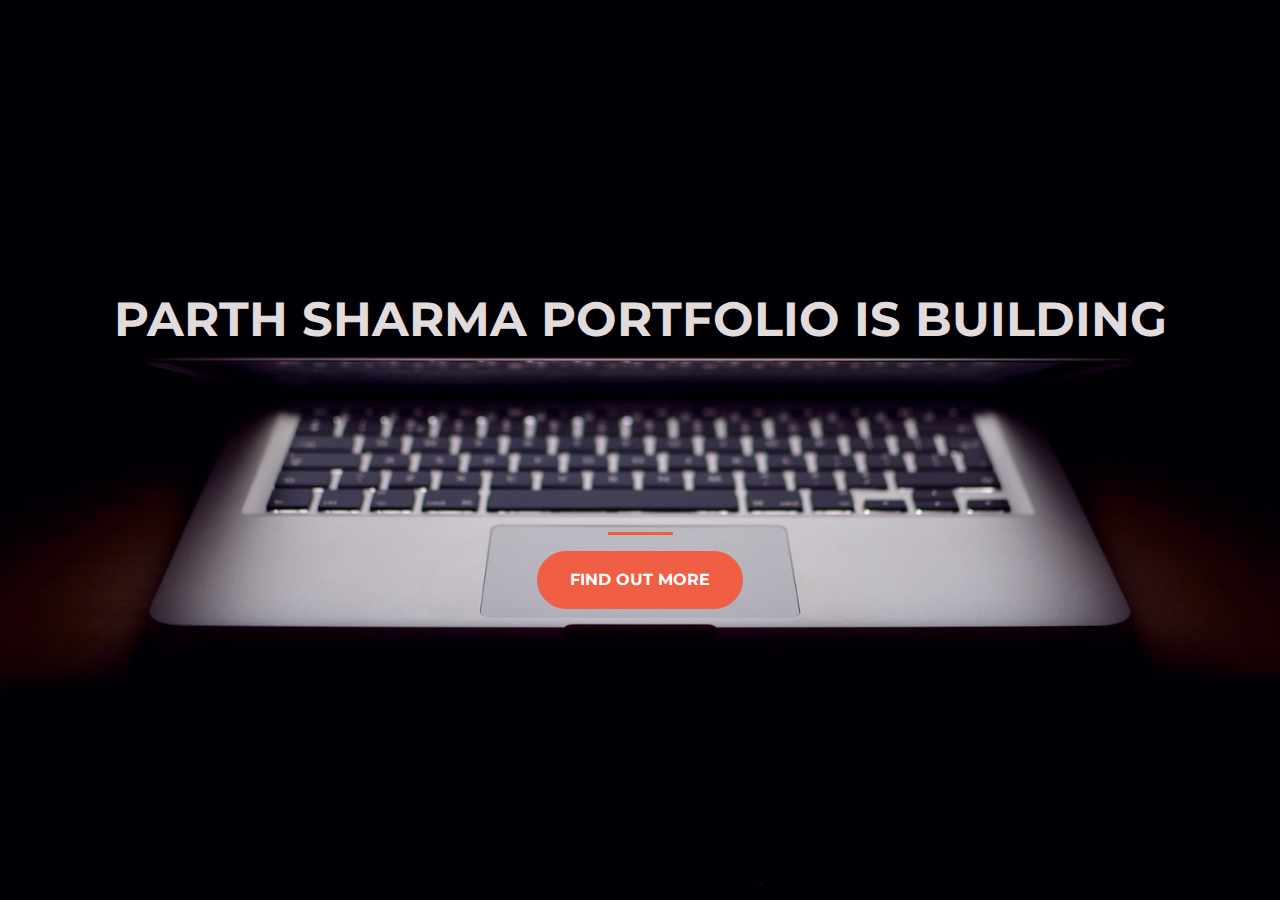
<file: Bootstrap/index.html>
<!DOCTYPE html>
<html>
  <head>
    <title>Bootstrap</title>
    <meta charset="utf-8">
    <meta name="viewport" content="width=device-width, initial-scale=1, shrink-to-fit=no">
    <link href="https://fonts.googleapis.com/css?family=Montserrat" rel="stylesheet">
    <link rel="stylesheet" href="https://stackpath.bootstrapcdn.com/bootstrap/4.3.1/css/bootstrap.min.css" integrity="sha384-ggOyR0iXCbMQv3Xipma34MD+dH/1fQ784/j6cY/iJTQUOhcWr7x9JvoRxT2MZw1T" crossorigin="anonymous">

    <link rel="stylesheet" type="text/css" href="style.css">
  </head>
  <body>
    <div class="container d-flex align-items-center h-100">
      <div class="row">
        <header class="text-center col-12">
          <h1 class="text-uppercase"><strong>Parth Sharma Portfolio is building</strong></h1>
        </header>
        <div class="buffer col-12"></div>
        <section class="text-center col-12">
          <hr>
          <a href="https://github.com/Mr-ParthSharma/Web_Development">
            <button class="btn btn-primary btn-xl">Find out more</button>
          </a>
        </section>
      </div>
    </div>
  </body>
</html>
</file>
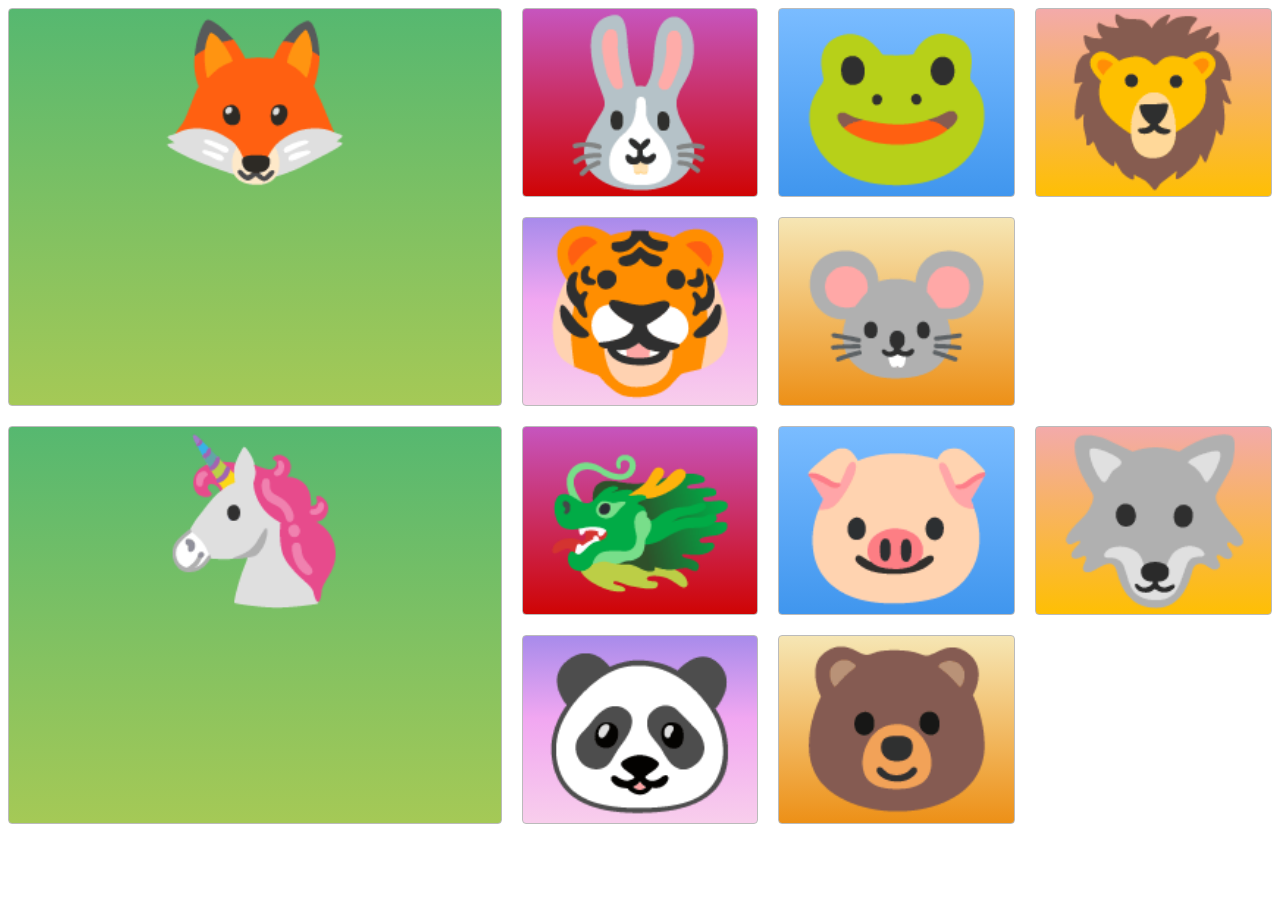
<file: CSS-Grid/index.html>
<!DOCTYPE html>
<html>
<head>
  <title>Grid Master</title>
  <link rel="stylesheet" type="text/css" href="./style.css">
</head>
<body>
  <div class="container">
    <div class="zone green">🦊</div>
    <div class="zone red">🐰</div>
    <div class="zone blue">🐸</div>
    <div class="zone yellow">🦁</div>
    <div class="zone purple">🐯</div>
    <div class="zone brown">🐭</div>
    <div class="zone green">🦄</div>
    <div class="zone red">🐲</div>
    <div class="zone blue">🐷</div>
    <div class="zone yellow">🐺</div>
    <div class="zone purple">🐼</div>
    <div class="zone brown">🐻</div>
  </div>
</body>
</html>
</file>
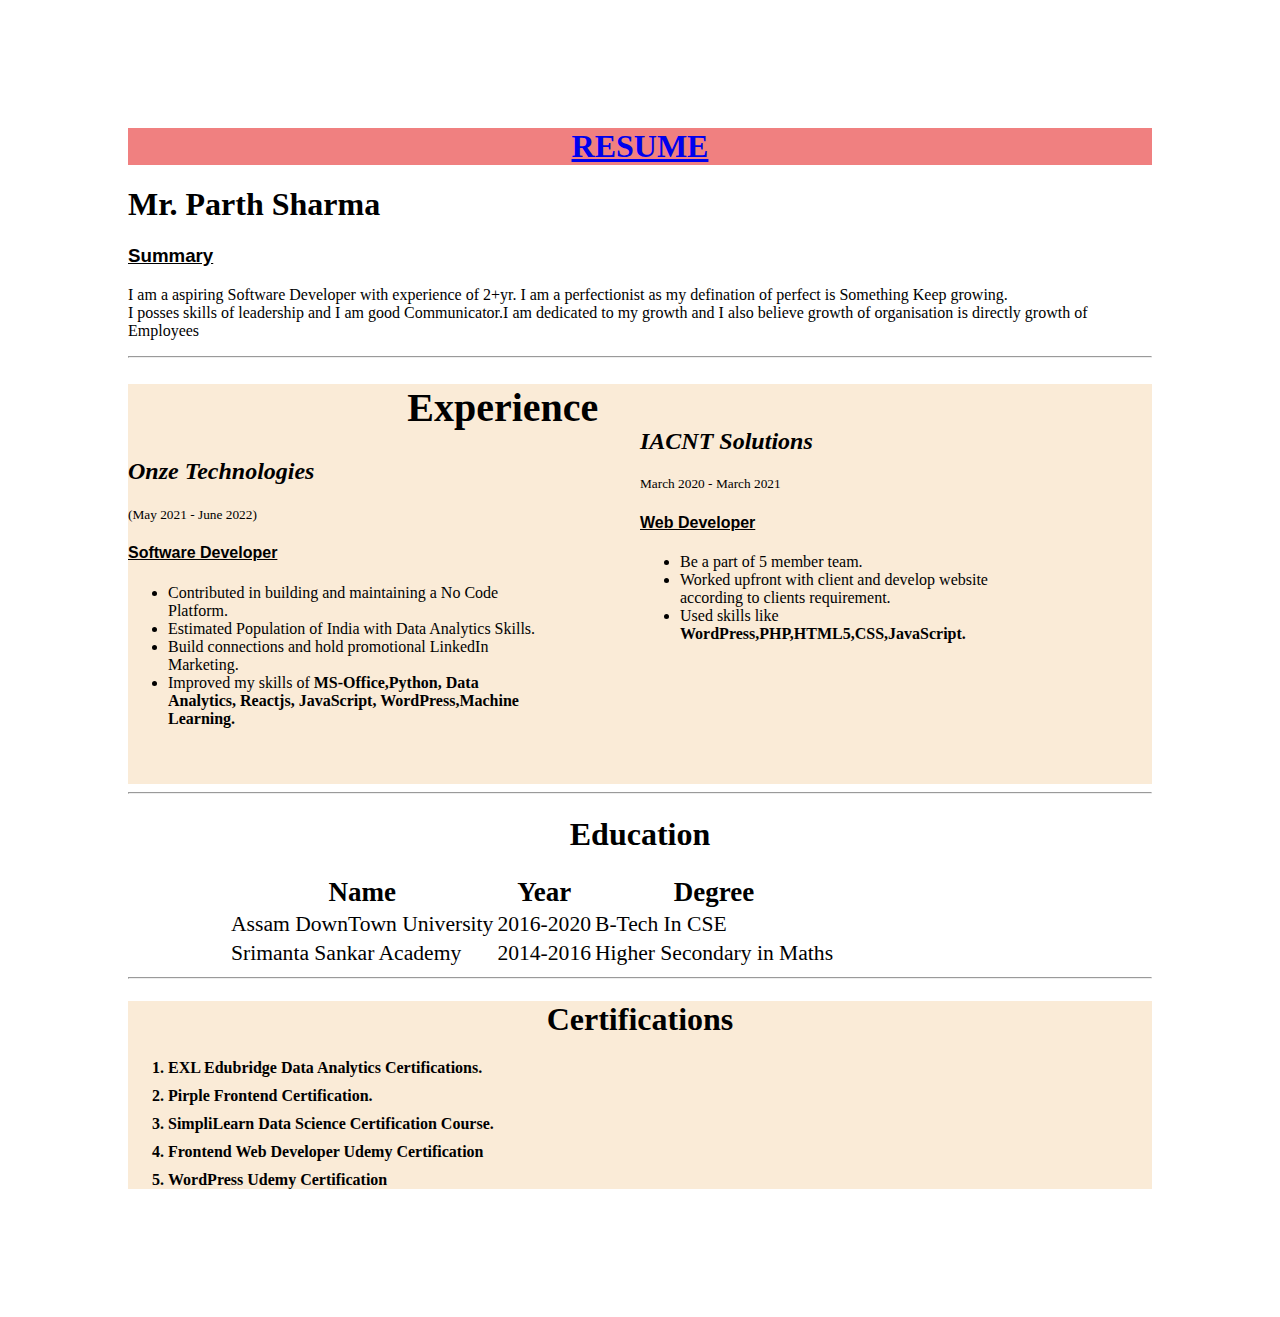
<file: CSS3/Index.html>
<!DOCTYPE html>
<html lang="en">
    <head>
        <meta charset="UTF-8">
        <meta http-equiv="X-UA-Compatible" content="IE=edge">
        <meta name="viewport" content="width=device-width, initial-scale=1.0">
        <link rel="stylesheet" href="style.css">
        <title>My Webpage</title>
    </head>
    <body>
        <header id="header">
            <h1 color = "Blue"><a href="#">RESUME</a></h1>
        </header>
        <div id="summary">
            <h1>Mr. Parth Sharma</h1>
            <h3>Summary</h3>
            <p>I am a aspiring Software Developer with experience of 2+yr. I am a perfectionist as my defination of perfect is Something Keep growing.<br>I posses skills of leadership and I am good Communicator.I am dedicated to my growth and I also believe growth of organisation is directly growth of Employees</p>
        </div>
        <hr>
        <section>
            <article id="article-1">
                <h1>Experience</h1>
                <h2>Onze Technologies </h2>
                <small>(May 2021 - June 2022)</small>
                <h4>Software Developer</h4>
                <ul>
                    <li> Contributed in building and maintaining a No Code Platform.</li>
                    <li>Estimated Population of India with Data Analytics Skills.</li>
                    <li>Build connections and hold promotional LinkedIn Marketing.</li>
                    <li>Improved my skills of <b>MS-Office,Python, Data Analytics, Reactjs, JavaScript, WordPress,Machine Learning. </b></li>
                </ul>
            </article>
        <article id="article-2">
                <h2>IACNT Solutions</h2>
                <small>March 2020 - March 2021 </small>
                <h4>Web Developer</h4>
                <ul>
                    <li>Be a part of 5 member team.</li>
                    <li>Worked upfront with client and develop website according to clients requirement.</li>
                    <li>Used skills like <b>WordPress,PHP,HTML5,CSS,JavaScript.</b></li>
                </ul>
            </article>
        </section>
        <hr>
        <div id="education">
            <h1>Education</h1>
                <table>
                    <thead>
                        <tr>
                            <th>Name</th>
                            <th>Year</th>
                            <th>Degree</th>  
                        </tr>
                    </thead>
                    <tbody>
                        <tr>
                            <td>Assam DownTown University</td>
                            <td>2016-2020</td>
                            <td>B-Tech In CSE</td>
                        </tr>
                        <tr>
                            <td>Srimanta Sankar Academy</td>
                            <td>2014-2016</td>
                            <td>Higher Secondary in Maths</td>
                        </tr>
                    </tbody>
                </table>
        </div>
        <hr>
        <div id="certified">
            <h1>Certifications</h1>
            <ol>
                <strong>
                    <li>EXL Edubridge Data Analytics Certifications.</li>
                    <li>Pirple Frontend Certification.</li>
                    <li>SimpliLearn Data Science Certification Course.</li>
                    <li>Frontend Web Developer Udemy Certification</li>
                    <li>WordPress Udemy Certification</li>
                </strong>
            </ol>
        </div>
    </body>
</html>
</file>
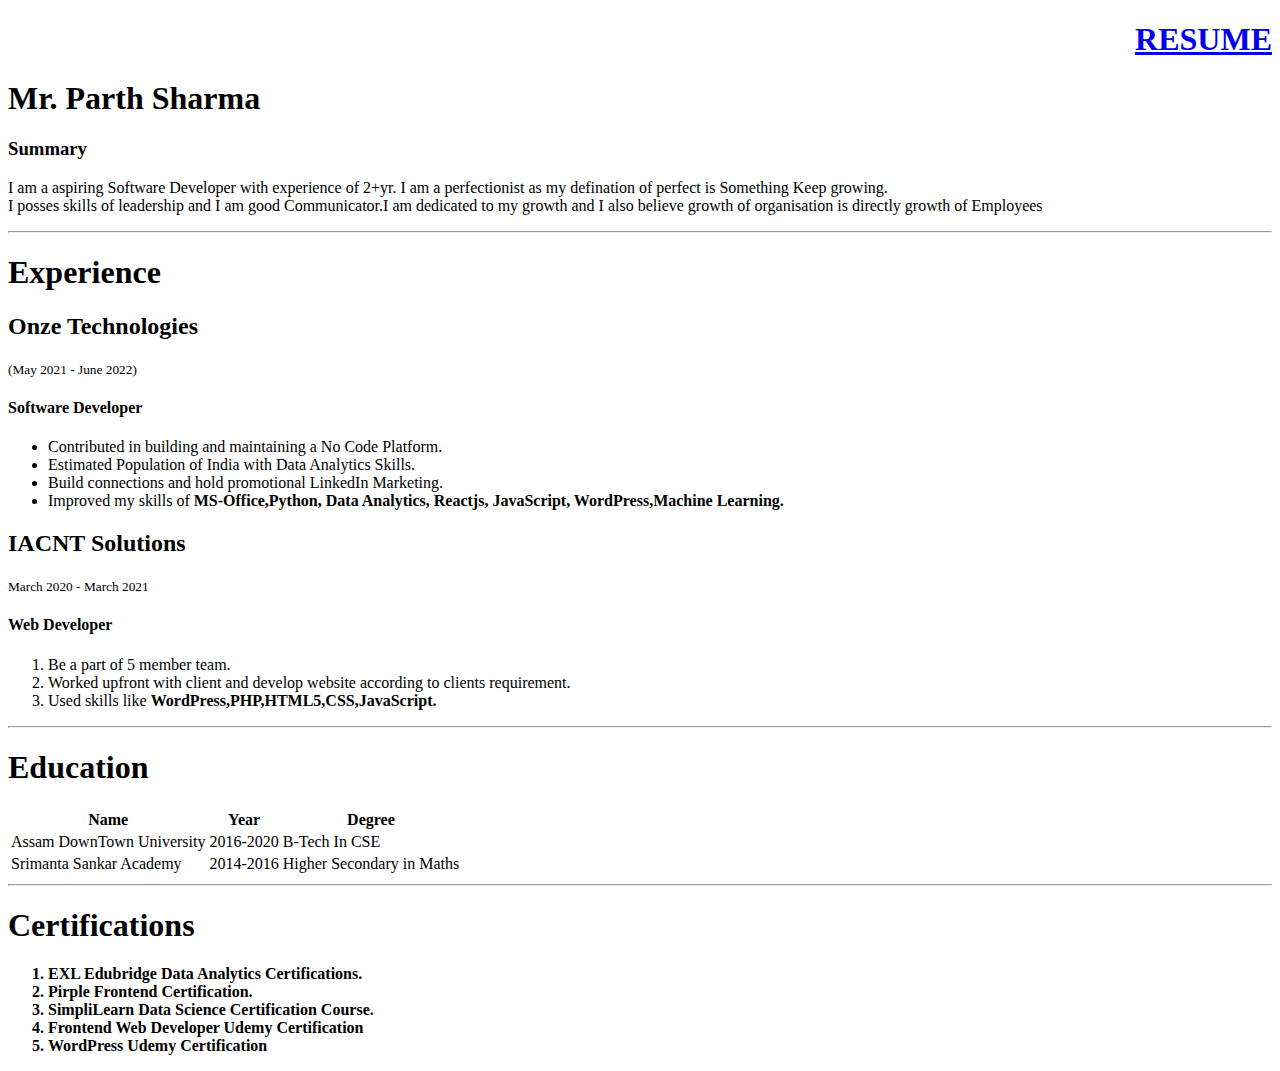
<file: HTML5/Index.html>
<!DOCTYPE html>
<html lang="en">
    <head>
        <meta charset="UTF-8">
        <meta http-equiv="X-UA-Compatible" content="IE=edge">
        <meta name="viewport" content="width=device-width, initial-scale=1.0">
        <title>My Webpage</title>
    </head>
    <body>
        <h1 align = "right" color = "Blue"><a href="#">RESUME</a></h1>
        <h1>Mr. Parth Sharma</h1>
        <h3>Summary</h3>
        <p>I am a aspiring Software Developer with experience of 2+yr. I am a perfectionist as my defination of perfect is Something Keep growing.<br>I posses skills of leadership and I am good Communicator.I am dedicated to my growth and I also believe growth of organisation is directly growth of Employees</p>
        <hr>
        <h1>Experience</h1>
        <h2>Onze Technologies </h2>
        <small>(May 2021 - June 2022)</small>
        <h4>Software Developer</h4>
        <ul>
            <li> Contributed in building and maintaining a No Code Platform.</li>
            <li>Estimated Population of India with Data Analytics Skills.</li>
            <li>Build connections and hold promotional LinkedIn Marketing.</li>
            <li>Improved my skills of <b>MS-Office,Python, Data Analytics, Reactjs, JavaScript, WordPress,Machine Learning. </b></li>
        </ul>
        <h2>IACNT Solutions</h2>
        <small>March 2020 - March 2021 </small>
        <h4>Web Developer</h4>
        <ol>
            <li>Be a part of 5 member team.</li>
            <li>Worked upfront with client and develop website according to clients requirement.</li>
            <li>Used skills like <b>WordPress,PHP,HTML5,CSS,JavaScript.</b></li>
        </ol>
        <hr>
        <h1>Education</h1>
            <table>
                <thead>
                    <tr>
                        <th>Name</th>
                        <th>Year</th>
                        <th>Degree</th>  
                    </tr>
                </thead>
                <tbody>
                    <tr>
                        <td>Assam DownTown University</td>
                        <td>2016-2020</td>
                        <td>B-Tech In CSE</td>
                    </tr>
                    <tr>
                        <td>Srimanta Sankar Academy</td>
                        <td>2014-2016</td>
                        <td>Higher Secondary in Maths</td>
                    </tr>
                </tbody>
            </table>
        <hr>
        <h1>Certifications</h1>
        <ol>
            <strong>
                <li>EXL Edubridge Data Analytics Certifications.</li>
                <li>Pirple Frontend Certification.</li>
                <li>SimpliLearn Data Science Certification Course.</li>
                <li>Frontend Web Developer Udemy Certification</li>
                <li>WordPress Udemy Certification</li>
            </strong>
        </ol>
    </body>
</html>
</file>
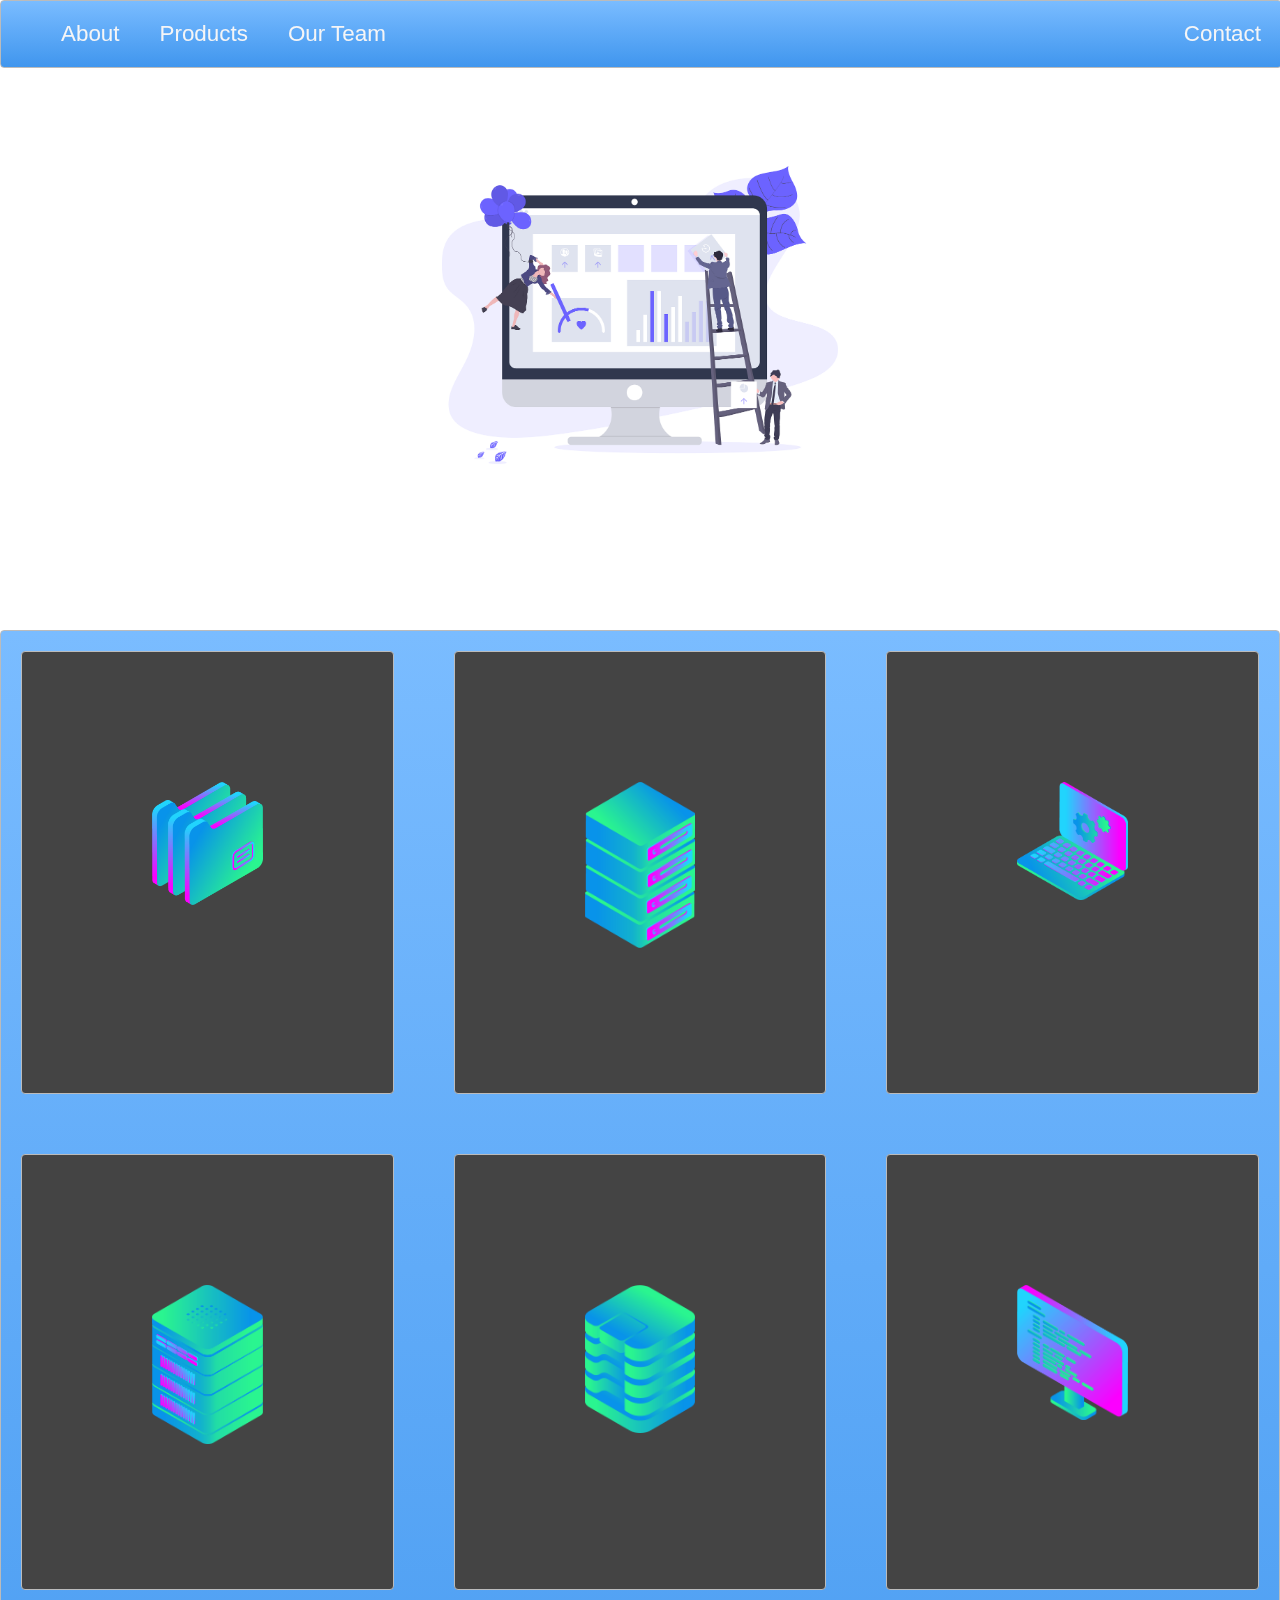
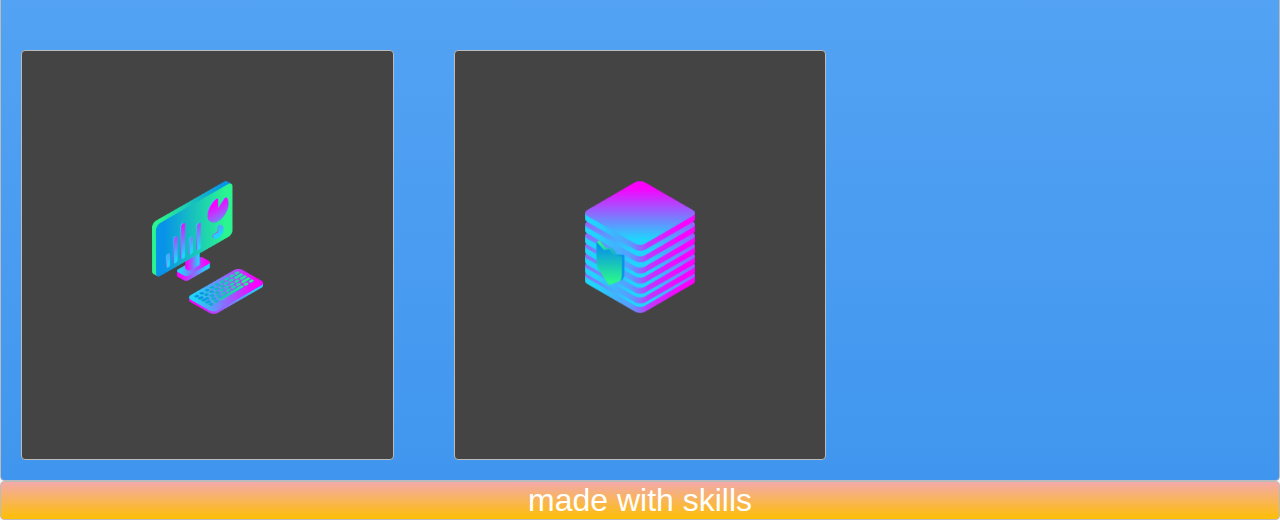
<file: Website-template/index.html>
<!DOCTYPE html>
<html>
<head>
  <title>Layout Master</title>
  <link rel="stylesheet" type="text/css" href="./style.css">
</head>
<body>
  <nav class="zone blue sticky">
      <ul class="main-nav">
          <li><a href="">About</a></li>
          <li><a href="">Products</a></li>
          <li><a href="">Our Team</a></li>
          <li class="push"><a href="">Contact</a></li>
  </ul>
  </nav>
  <div class="container"><img class="cover" src="./img/undraw.png"></div>
  <div class="zone blue grid-wrapper">
    <div class="box zone"><img src="./img/files_2.png"></div>
    <div class="box zone"><img src="./img/server_2_2.png"></div>
    <div class="box zone"><img src="./img/monitor_settings_2.png"></div>
    <div class="box zone"><img src="./img/server_3.png"></div>
    <div class="box zone"><img src="./img/data_storage_2_2.png"></div>
    <div class="box zone"><img src="./img/monitor_coding_2.png"></div>
    <div class="box zone"><img src="./img/desktop_analytics_2.png"></div>
    <div class="box zone"><img src="./img/server_safe_2.png"></div>
  </div>
  <footer class="zone yellow">made with skills</footer>
</div>
</body>
</html>
</file>
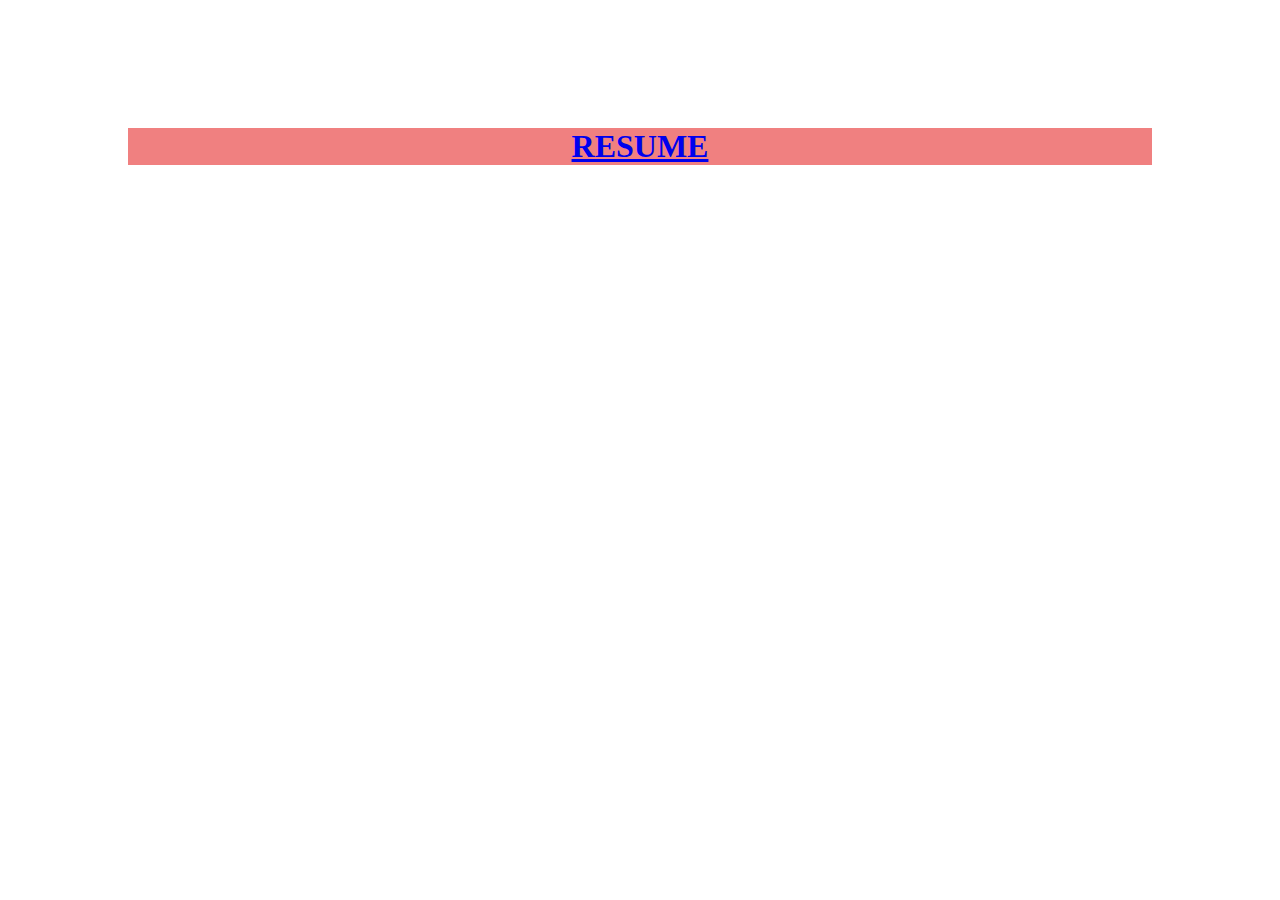
<file: JavaScript/Resume/Index.html>
<!DOCTYPE html>
<html lang="en">
    <head>
        <meta charset="UTF-8">
        <meta http-equiv="X-UA-Compatible" content="IE=edge">
        <meta name="viewport" content="width=device-width, initial-scale=1.0">
        <link rel="stylesheet" href="style.css">
        <title>My Webpage</title>
    </head>
    <body>
        <header id="header">
            <h1 color = "Blue"><a href="#">RESUME</a></h1>
        </header>
        <div id="resume">
            <div id="summary">
                <h1>Mr. Parth Sharma</h1>
                <h3>Summary</h3>
                <p>I am a aspiring Software Developer with experience of 2+yr. I am a perfectionist as my defination of perfect is Something Keep growing.<br>I posses skills of leadership and I am good Communicator.I am dedicated to my growth and I also believe growth of organisation is directly growth of Employees</p>
            </div>
            <hr>
            <section>
                <article id="article-1">
                    <h1>Experience</h1>
                    <h2>Onze Technologies </h2>
                    <small>(May 2021 - June 2022)</small>
                    <h4>Software Developer</h4>
                    <ul>
                        <li> Contributed in building and maintaining a No Code Platform.</li>
                        <li>Estimated Population of India with Data Analytics Skills.</li>
                        <li>Build connections and hold promotional LinkedIn Marketing.</li>
                        <li>Improved my skills of <b>MS-Office,Python, Data Analytics, Reactjs, JavaScript, WordPress,Machine Learning. </b></li>
                    </ul>
                </article>
            <article id="article-2">
                    <h2>IACNT Solutions</h2>
                    <small>March 2020 - March 2021 </small>
                    <h4>Web Developer</h4>
                    <ul>
                        <li>Be a part of 5 member team.</li>
                        <li>Worked upfront with client and develop website according to clients requirement.</li>
                        <li>Used skills like <b>WordPress,PHP,HTML5,CSS,JavaScript.</b></li>
                    </ul>
                </article>
            </section>
            <hr>
            <div id="education">
                <h1>Education</h1>
                    <table>
                        <thead>
                            <tr>
                                <th>Name</th>
                                <th>Year</th>
                                <th>Degree</th>  
                            </tr>
                        </thead>
                        <tbody>
                            <tr>
                                <td>Assam DownTown University</td>
                                <td>2016-2020</td>
                                <td>B-Tech In CSE</td>
                            </tr>
                            <tr>
                                <td>Srimanta Sankar Academy</td>
                                <td>2014-2016</td>
                                <td>Higher Secondary in Maths</td>
                            </tr>
                        </tbody>
                    </table>
            </div>
            <hr>
            <div id="certified">
                <h1>Certifications</h1>
                <ol>
                    <strong>
                        <li>EXL Edubridge Data Analytics Certifications.</li>
                        <li>Pirple Frontend Certification.</li>
                        <li>SimpliLearn Data Science Certification Course.</li>
                        <li>Frontend Web Developer Udemy Certification</li>
                        <li>WordPress Udemy Certification</li>
                    </strong>
                </ol>
            </div>
        </div>
    </body>
    <script type="text/javascript" src="script.js"></script>
</html>
</file>
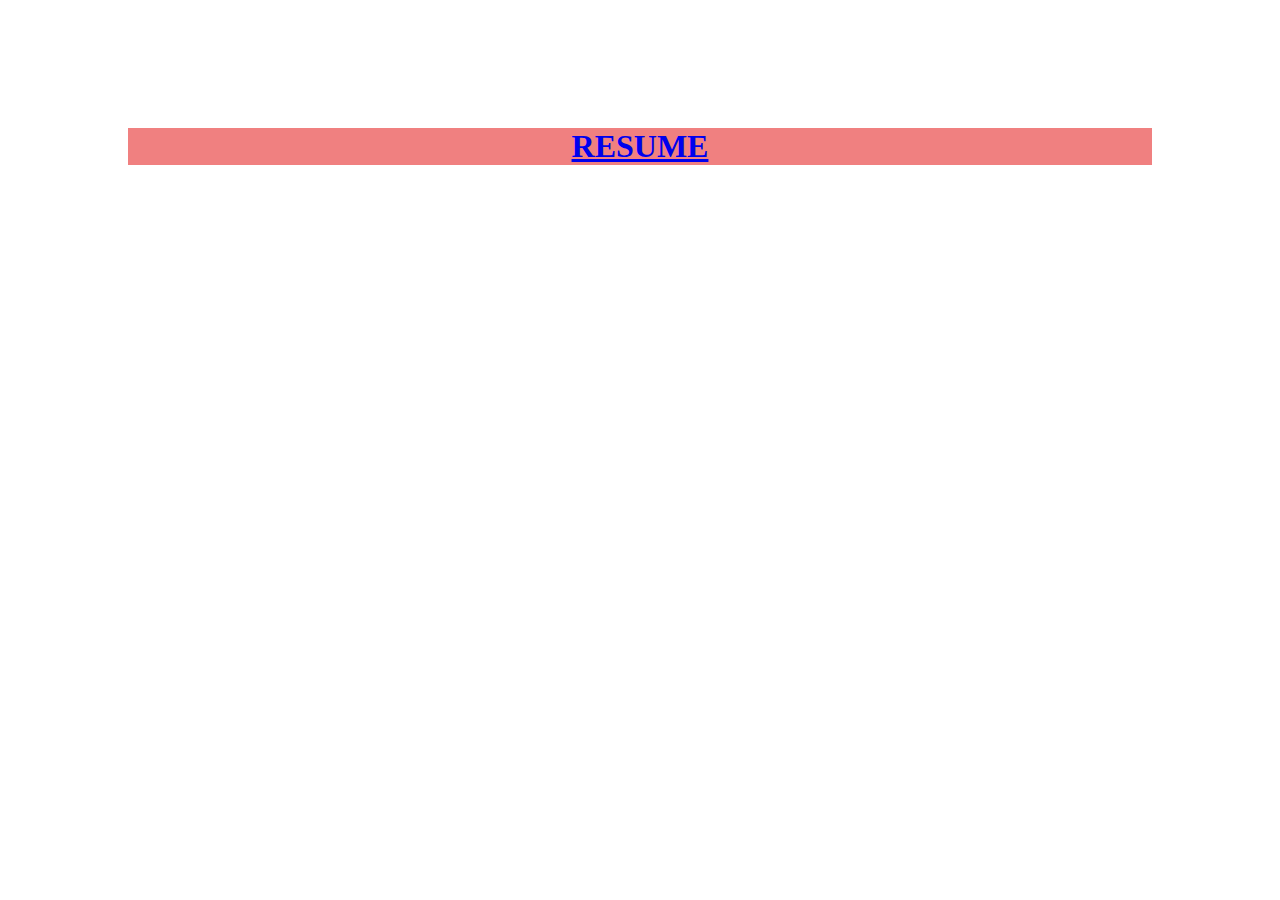
<file: JQuery/Resume/Index.html>
<!DOCTYPE html>
<html lang="en">
    <head>
        <meta charset="UTF-8">
        <meta http-equiv="X-UA-Compatible" content="IE=edge">
        <meta name="viewport" content="width=device-width, initial-scale=1.0">
        <link rel="stylesheet" href="style.css">
        <script type="text/javascript" src="jquery.js"></script>
        <title>RESUME</title>
    </head>
    <body>
        <header id="header">
            <h1 color = "Blue"><a href="#">RESUME</a></h1>
        </header>
        <div id="resume">
            <div id="summary">
                <h1>Mr. Parth Sharma</h1>
                <h3>Summary</h3>
                <p>I am a aspiring Software Developer with experience of 2+yr. I am a perfectionist as my defination of perfect is Something Keep growing.<br>I posses skills of leadership and I am good Communicator.I am dedicated to my growth and I also believe growth of organisation is directly growth of Employees</p>
            </div>
            <hr>
            <section>
                <article id="article-1">
                    <h1>Experience</h1>
                    <h2>Onze Technologies </h2>
                    <small>(May 2021 - June 2022)</small>
                    <h4>Software Developer</h4>
                    <ul>
                        <li> Contributed in building and maintaining a No Code Platform.</li>
                        <li>Estimated Population of India with Data Analytics Skills.</li>
                        <li>Build connections and hold promotional LinkedIn Marketing.</li>
                        <li>Improved my skills of <b>MS-Office,Python, Data Analytics, Reactjs, JavaScript, WordPress,Machine Learning. </b></li>
                    </ul>
                </article>
            <article id="article-2">
                    <h2>IACNT Solutions</h2>
                    <small>March 2020 - March 2021 </small>
                    <h4>Web Developer</h4>
                    <ul>
                        <li>Be a part of 5 member team.</li>
                        <li>Worked upfront with client and develop website according to clients requirement.</li>
                        <li>Used skills like <b>WordPress,PHP,HTML5,CSS,JavaScript.</b></li>
                    </ul>
                </article>
            </section>
            <hr>
            <div id="education">
                <h1>Education</h1>
                    <table>
                        <thead>
                            <tr>
                                <th>Name</th>
                                <th>Year</th>
                                <th>Degree</th>  
                            </tr>
                        </thead>
                        <tbody>
                            <tr>
                                <td>Assam DownTown University</td>
                                <td>2016-2020</td>
                                <td>B-Tech In CSE</td>
                            </tr>
                            <tr>
                                <td>Srimanta Sankar Academy</td>
                                <td>2014-2016</td>
                                <td>Higher Secondary in Maths</td>
                            </tr>
                        </tbody>
                    </table>
            </div>
            <hr>
            <div id="certified">
                <h1>Certifications</h1>
                <ol>
                    <strong>
                        <li>EXL Edubridge Data Analytics Certifications.</li>
                        <li>Pirple Frontend Certification.</li>
                        <li>SimpliLearn Data Science Certification Course.</li>
                        <li>Frontend Web Developer Udemy Certification</li>
                        <li>WordPress Udemy Certification</li>
                    </strong>
                </ol>
            </div>
        </div>
    </body>
    <script type="text/javascript" src="script.js"></script>
</html>
</file>
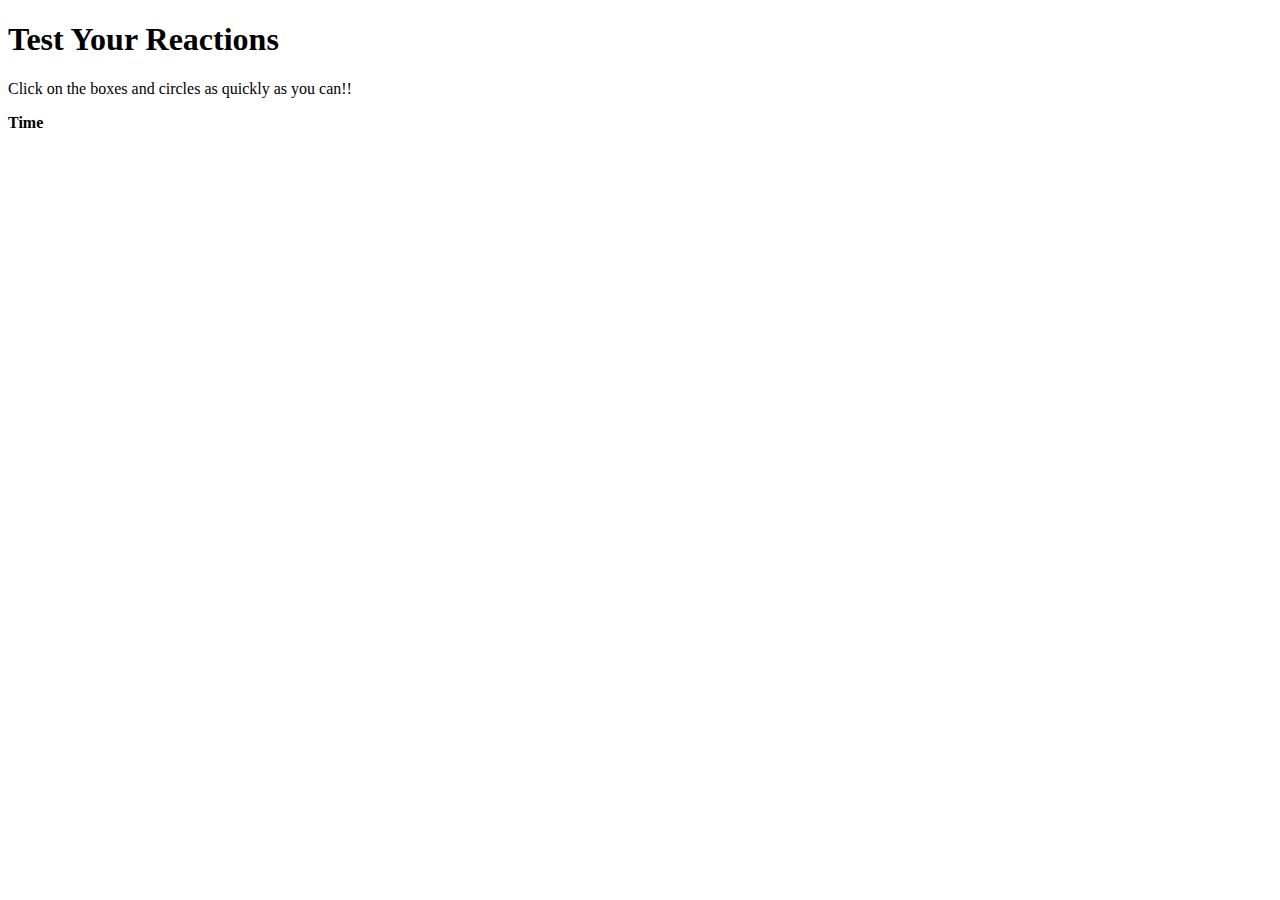
<file: JavaScript/Reaction Time/basicGame.html>
<!DOCTYPE html>
<html lang="en">
<head>
    <meta charset="UTF-8">
    <meta http-equiv="X-UA-Compatible" content="IE=edge">
    <meta name="viewport" content="width=device-width, initial-scale=1.0">
    <title>JavaScript - Reaction Timer</title>
    <link rel="stylesheet" href="style.css">
<body>
    <h1> Test Your Reactions </h1>
    <p>Click on the boxes and circles as quickly as you can!!</p>
    <p><b>Time <span id="timeTaken"></span></b></p>
    <div id="shape"></div>
</body>
    <script type="text/javascript" src="script.js"></script>
</html>
</file>
<file: Bootstrap/style.css>
body,
html {
  width: 100%;
  height: 100%;
  font-family: 'Montserrat', sans-serif;
  background: url(header.jpg) no-repeat center center fixed; 
  -webkit-background-size: cover;
  -moz-background-size: cover;
  -o-background-size: cover;
  background-size: cover;
}

h1 {
  font-size: 3rem;
  color: #e2dbdb;
}

hr {
  border-color: #F05F44;
  border-width: 3px;
  max-width: 65px;
}

.buffer {
  height: 10rem;
}

.btn {
  font-weight: 700;
  border-radius: 300px;
  text-transform: uppercase;
}

.btn-primary {
  background-color: #F05F44;
  border-color: #F05F44;
}

.btn-primary:hover {
  background-color: #ee4b08;
  border-color: #ee4b08;
  border-width: 4px;
}

.btn-xl {
  padding: 1rem 2rem;
}
</file>
<file: CSS-Grid/style.css>
.container {
    display: grid;
    grid-gap: 20px;
    grid-template-columns: repeat(auto-fill, minmax(200px, 1fr));
}

.green {
    grid-column: span 2; 
    grid-row: span 2;

}

.zone {
    cursor:pointer;
    /*display:inline-block;*/
    text-align: center;
    font-size:10em;
    border-radius:4px;
    border:1px solid #bbb;
    transition: all 0.3s linear;
}

.zone:hover {
    -webkit-box-shadow:rgba(0,0,0,0.8) 0px 5px 15px, inset rgba(0,0,0,0.15) 0px -10px 20px;
    -moz-box-shadow:rgba(0,0,0,0.8) 0px 5px 15px, inset rgba(0,0,0,0.15) 0px -10px 20px;
    -o-box-shadow:rgba(0,0,0,0.8) 0px 5px 15px, inset rgba(0,0,0,0.15) 0px -10px 20px;
    box-shadow:rgba(0,0,0,0.8) 0px 5px 15px, inset rgba(0,0,0,0.15) 0px -10px 20px;
}

/***********************************************************************
 *  Green Background
 **********************************************************************/

.green{
    background: #56B870; /* Old browsers */
    background: -moz-linear-gradient(top, #56B870 0%, #a5c956 100%); /* FF3.6+ */
    background: -webkit-gradient(linear, left top, left bottom, color-stop(0%,#56B870), color-stop(100%,#a5c956)); /* Chrome,Safari4+ */
    background: -webkit-linear-gradient(top, #56B870 0%,#a5c956 100%); /* Chrome10+,Safari5.1+ */
    background: -o-linear-gradient(top, #56B870 0%,#a5c956 100%); /* Opera 11.10+ */
    background: -ms-linear-gradient(top, #56B870 0%,#a5c956 100%); /* IE10+ */
    background: linear-gradient(top, #56B870 0%,#a5c956 100%); /* W3C */
}

/***********************************************************************
 *  Red Background
 **********************************************************************/
.red{
    background: #C655BE; /* Old browsers */
    background: -moz-linear-gradient(top, #C655BE 0%, #cf0404 100%); /* FF3.6+ */
    background: -webkit-gradient(linear, left top, left bottom, color-stop(0%,#C655BE), color-stop(100%,#cf0404)); /* Chrome,Safari4+ */
    background: -webkit-linear-gradient(top, #C655BE 0%,#cf0404 100%); /* Chrome10+,Safari5.1+ */
    background: -o-linear-gradient(top, #C655BE 0%,#cf0404 100%); /* Opera 11.10+ */
    background: -ms-linear-gradient(top, #C655BE 0%,#cf0404 100%); /* IE10+ */
    background: linear-gradient(top, #C655BE 0%,#cf0404 100%); /* W3C */
}

/***********************************************************************
 *  Yellow Background
 **********************************************************************/
.yellow{
    background: #F3AAAA; /* Old browsers */
    background: -moz-linear-gradient(top, #F3AAAA 0%, #febf04 100%); /* FF3.6+ */
    background: -webkit-gradient(linear, left top, left bottom, color-stop(0%,#F3AAAA), color-stop(100%,#febf04)); /* Chrome,Safari4+ */
    background: -webkit-linear-gradient(top, #F3AAAA 0%,#febf04 100%); /* Chrome10+,Safari5.1+ */
    background: -o-linear-gradient(top, #F3AAAA 0%,#febf04 100%); /* Opera 11.10+ */
    background: -ms-linear-gradient(top, #F3AAAA 0%,#febf04 100%); /* IE10+ */
    background: linear-gradient(top, #F3AAAA 0%,#febf04 100%); /* W3C */
}

/***********************************************************************
 *  Blue Background
 **********************************************************************/
.blue{
    background: #7abcff; /* Old browsers */
    background: -moz-linear-gradient(top, #7abcff 0%, #60abf8 44%, #4096ee 100%); /* FF3.6+ */
    background: -webkit-gradient(linear, left top, left bottom, color-stop(0%,#7abcff), color-stop(44%,#60abf8), color-stop(100%,#4096ee)); /* Chrome,Safari4+ */
    background: -webkit-linear-gradient(top, #7abcff 0%,#60abf8 44%,#4096ee 100%); /* Chrome10+,Safari5.1+ */
    background: -o-linear-gradient(top, #7abcff 0%,#60abf8 44%,#4096ee 100%); /* Opera 11.10+ */
    background: -ms-linear-gradient(top, #7abcff 0%,#60abf8 44%,#4096ee 100%); /* IE10+ */
    background: linear-gradient(top, #7abcff 0%,#60abf8 44%,#4096ee 100%); /* W3C */
}

/***********************************************************************
 *  Purple Background
 **********************************************************************/
.purple {
    background: #A88BEB; /* Old browsers */
    background: -moz-linear-gradient(top, #A88BEB 0%, #F1A7F1 44%, #F8CEEC 100%); /* FF3.6+ */
    background: -webkit-gradient(linear, left top, left bottom, color-stop(0%,#A88BEB), color-stop(44%,#F1A7F1), color-stop(100%,#F8CEEC)); /* Chrome,Safari4+ */
    background: -webkit-linear-gradient(top, #A88BEB 0%,#F1A7F1 44%,#F8CEEC 100%); /* Chrome10+,Safari5.1+ */
    background: -o-linear-gradient(top, #A88BEB 0%,#F1A7F1 44%,#F8CEEC 100%); /* Opera 11.10+ */
    background: -ms-linear-gradient(top, #A88BEB 0%,#F1A7F1 44%,#F8CEEC 100%); /* IE10+ */
    background: linear-gradient(top, #A88BEB 0%,#F1A7F1 44%,#F8CEEC 100%); /* W3C */
}

/***********************************************************************
 *  Brown Background
 **********************************************************************/
.brown {
    background: #f6e6b4; /* Old browsers */
    background: -moz-linear-gradient(top, #f6e6b4 0%, #ed9017 100%); /* FF3.6+ */
    background: -webkit-gradient(linear, left top, left bottom, color-stop(0%,#f6e6b4), color-stop(100%,#ed9017)); /* Chrome,Safari4+ */
    background: -webkit-linear-gradient(top, #f6e6b4 0%,#ed9017 100%); /* Chrome10+,Safari5.1+ */
    background: -o-linear-gradient(top, #f6e6b4 0%,#ed9017 100%); /* Opera 11.10+ */
    background: -ms-linear-gradient(top, #f6e6b4 0%,#ed9017 100%); /* IE10+ */
    background: linear-gradient(top, #f6e6b4 0%,#ed9017 100%); /* W3C */
    filter: progid:DXImageTransform.Microsoft.gradient( startColorstr='#f6e6b4', endColorstr='#ed9017',GradientType=0 ); /* IE6-9 */
}
</file>
<file: CSS3/style.css>
body{
    margin: 10%;
    padding: 0%;
}
#header {
    background-color: lightcoral;
    text-align: center;   
}
h4,h3{
    text-decoration: underline;
    text-transform: capitalize;
    font-family: 'Gill Sans', 'Gill Sans MT', Calibri, 'Trebuchet MS', sans-serif;
}
h2{
    font-weight: bold;
    font-style: italic;
}

#summary > p{
    font-family: 'Lucida Sans', 'Lucida Sans Regular';
}
section >article> h1{
    font-size: 250%;
    text-align: center;
    position: relative;
    left: 170px;
}
section{
    background-color: antiquewhite;
    height: 400px;
}
article{
    width: 40%;
}
#article-2{
    position: relative;
    left: 50%;
    top: -320px;
}
#education > h1{
    text-align: center;
}
#education > table{
    font-size: large;
    position: relative;
    left: 100px;
}
#education > table > thead{
    font-size: 150%;
}
#education > table > tbody{
    font-size: larger;
} 
#certified{
    background-color: antiquewhite;
}
#certified > h1{
    text-align: center;
}
#certified > ol > strong > li{
    margin-top: 10px;
}
</file>
<file: Website-template/style.css>
body {
    margin: 0 auto;
    font-family: Arial;
}

.zone {
    /*padding:30px 50px;*/
    cursor:pointer;
    color:#FFF;
    font-size:2em;
    border-radius:4px;
    border:1px solid #bbb;
    transition: all 0.3s linear;
}

.zone:hover {
    -webkit-box-shadow:rgba(0,0,0,0.8) 0px 5px 15px, inset rgba(0,0,0,0.15) 0px -10px 20px;
    -moz-box-shadow:rgba(0,0,0,0.8) 0px 5px 15px, inset rgba(0,0,0,0.15) 0px -10px 20px;
    -o-box-shadow:rgba(0,0,0,0.8) 0px 5px 15px, inset rgba(0,0,0,0.15) 0px -10px 20px;
    box-shadow:rgba(0,0,0,0.8) 0px 5px 15px, inset rgba(0,0,0,0.15) 0px -10px 20px;
}

/***********************************************************************
 *  Nav Bar
 **********************************************************************/
.main-nav {
    display: flex;
    list-style: none;
    margin: 0;
    font-size: 0.7em;
}

@media only screen and (max-width: 600px) {
    .main-nav {
        font-size: 0.5em;
        padding: 0;
    }
}

.push {
    margin-left: auto;
}

li {
    padding: 20px;
}

a {
    color: #f5f5f6;
    text-decoration: none;
}

.sticky {
  position: fixed;
  top: 0;
  width: 100%;
}

/***********************************************************************
 *  Cover
 **********************************************************************/
.container {
    /*show heigh: auto*/
    height: 70vh; 
    display: flex;
    align-items: center;
    justify-content: center;
}

.cover {
    width: 30rem;
}

/***********************************************************************
 *  Grid Panel
 **********************************************************************/
.grid-wrapper {
    display: grid;
    grid-template-columns: repeat(auto-fill, minmax(350px, 1fr));
    grid-gap: 20px;
}

.box {
    background-color: #444;
    padding: 130px;
    margin: 20px;
}

.box > img {
    width: 100%;
}

.box:hover {
    -webkit-transform: rotate(-7deg);
    -moz-transform: rotate(-7deg);
    -o-transform: rotate(-7deg);
    transform: rotate(-7deg);
}

.box > img {
    width: 100%;
    height: auto;
}

/***********************************************************************
 *  Footer
 **********************************************************************/
footer {
    text-align: center;
    background-color: #444;
}

/*https://paulund.co.uk/how-to-create-shiny-css-buttons*/
/***********************************************************************
 *  Green Background
 **********************************************************************/
.green {
    background: #56B870; /* Old browsers */
    background: -moz-linear-gradient(top, #56B870 0%, #a5c956 100%); /* FF3.6+ */
    background: -webkit-gradient(linear, left top, left bottom, color-stop(0%,#56B870), color-stop(100%,#a5c956)); /* Chrome,Safari4+ */
    background: -webkit-linear-gradient(top, #56B870 0%,#a5c956 100%); /* Chrome10+,Safari5.1+ */
    background: -o-linear-gradient(top, #56B870 0%,#a5c956 100%); /* Opera 11.10+ */
    background: -ms-linear-gradient(top, #56B870 0%,#a5c956 100%); /* IE10+ */
    background: linear-gradient(top, #56B870 0%,#a5c956 100%); /* W3C */
}

/***********************************************************************
 *  Red Background
 **********************************************************************/
.red {
    background: #C655BE; /* Old browsers */
    background: -moz-linear-gradient(top, #C655BE 0%, #cf0404 100%); /* FF3.6+ */
    background: -webkit-gradient(linear, left top, left bottom, color-stop(0%,#C655BE), color-stop(100%,#cf0404)); /* Chrome,Safari4+ */
    background: -webkit-linear-gradient(top, #C655BE 0%,#cf0404 100%); /* Chrome10+,Safari5.1+ */
    background: -o-linear-gradient(top, #C655BE 0%,#cf0404 100%); /* Opera 11.10+ */
    background: -ms-linear-gradient(top, #C655BE 0%,#cf0404 100%); /* IE10+ */
    background: linear-gradient(top, #C655BE 0%,#cf0404 100%); /* W3C */
}

/***********************************************************************
 *  Yellow Background
 **********************************************************************/
.yellow {
    background: #F3AAAA; /* Old browsers */
    background: -moz-linear-gradient(top, #F3AAAA 0%, #febf04 100%); /* FF3.6+ */
    background: -webkit-gradient(linear, left top, left bottom, color-stop(0%,#F3AAAA), color-stop(100%,#febf04)); /* Chrome,Safari4+ */
    background: -webkit-linear-gradient(top, #F3AAAA 0%,#febf04 100%); /* Chrome10+,Safari5.1+ */
    background: -o-linear-gradient(top, #F3AAAA 0%,#febf04 100%); /* Opera 11.10+ */
    background: -ms-linear-gradient(top, #F3AAAA 0%,#febf04 100%); /* IE10+ */
    background: linear-gradient(top, #F3AAAA 0%,#febf04 100%); /* W3C */
}

/***********************************************************************
 *  Blue Background
 **********************************************************************/
.blue {
    background: #7abcff; /* Old browsers */
    background: -moz-linear-gradient(top, #7abcff 0%, #60abf8 44%, #4096ee 100%); /* FF3.6+ */
    background: -webkit-gradient(linear, left top, left bottom, color-stop(0%,#7abcff), color-stop(44%,#60abf8), color-stop(100%,#4096ee)); /* Chrome,Safari4+ */
    background: -webkit-linear-gradient(top, #7abcff 0%,#60abf8 44%,#4096ee 100%); /* Chrome10+,Safari5.1+ */
    background: -o-linear-gradient(top, #7abcff 0%,#60abf8 44%,#4096ee 100%); /* Opera 11.10+ */
    background: -ms-linear-gradient(top, #7abcff 0%,#60abf8 44%,#4096ee 100%); /* IE10+ */
    background: linear-gradient(top, #7abcff 0%,#60abf8 44%,#4096ee 100%); /* W3C */
}
</file>
<file: JavaScript/Resume/style.css>
body{
    margin: 10%;
    padding: 0%;
}
#resume{
    display: none;
}
#header {
    background-color: lightcoral;
    text-align: center;   
}
h4,h3{
    text-decoration: underline;
    text-transform: capitalize;
    font-family: 'Gill Sans', 'Gill Sans MT', Calibri, 'Trebuchet MS', sans-serif;
}
h2{
    font-weight: bold;
    font-style: italic;
}

#summary > p{
    font-family: 'Lucida Sans', 'Lucida Sans Regular';
}
section >article> h1{
    font-size: 250%;
    text-align: center;
    position: relative;
    left: 170px;
}
section{
    background-color: antiquewhite;
    height: 400px;
}
article{
    width: 40%;
}
#article-2{
    position: relative;
    left: 50%;
    top: -320px;
}
#education > h1{
    text-align: center;
}
#education > table{
    font-size: large;
    position: relative;
    left: 100px;
}
#education > table > thead{
    font-size: 150%;
}
#education > table > tbody{
    font-size: larger;
} 
#certified{
    background-color: antiquewhite;
}
#certified > h1{
    text-align: center;
}
#certified > ol > strong > li{
    margin-top: 10px;
}
</file>
<file: JQuery/Resume/style.css>
body{
    margin: 10%;
    padding: 0%;
}
#resume{
    display: none;
}
#header {
    background-color: lightcoral;
    text-align: center;   
}
h4,h3{
    text-decoration: underline;
    text-transform: capitalize;
    font-family: 'Gill Sans', 'Gill Sans MT', Calibri, 'Trebuchet MS', sans-serif;
}
h2{
    font-weight: bold;
    font-style: italic;
}

#summary > p{
    font-family: 'Lucida Sans', 'Lucida Sans Regular';
}
section >article> h1{
    font-size: 250%;
    text-align: center;
    position: relative;
    left: 170px;
}
section{
    background-color: antiquewhite;
    height: 400px;
}
article{
    width: 40%;
}
#article-2{
    position: relative;
    left: 50%;
    top: -320px;
}
#education > h1{
    text-align: center;
}
#education > table{
    font-size: large;
    position: relative;
    left: 100px;
}
#education > table > thead{
    font-size: 150%;
}
#education > table > tbody{
    font-size: larger;
} 
#certified{
    background-color: antiquewhite;
}
#certified > h1{
    text-align: center;
}
#certified > ol > strong > li{
    margin-top: 10px;
}
</file>
<file: JavaScript/Reaction Time/style.css>
body{
    font-family: Georgia, 'Times New Roman', Times, serif;
}

#shape{
    width: 200px;
    height: 200px;
    background-color: red;
    display: none;
    position: relative;
}
</file>
